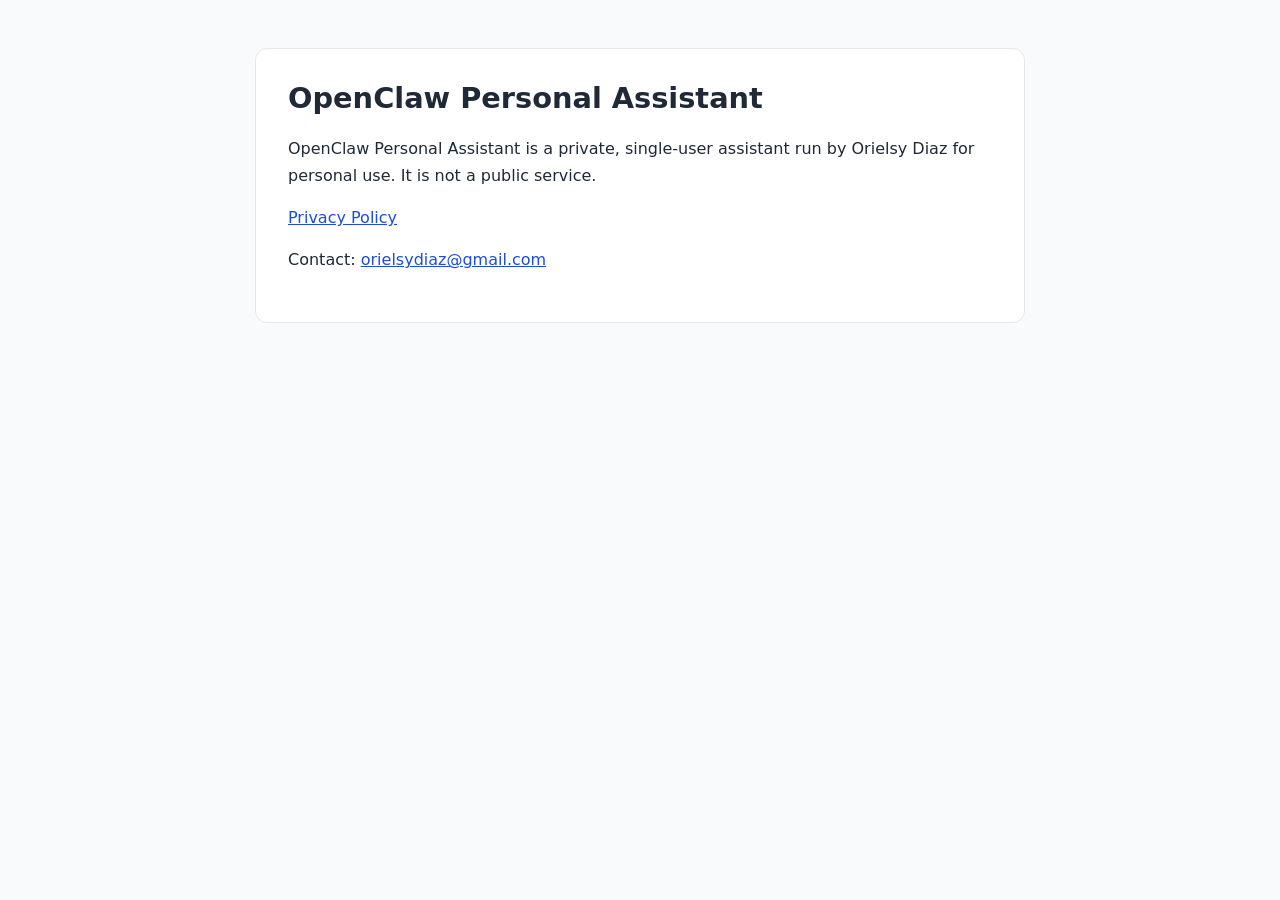
<file: index.html>
<!doctype html>
<html lang="en">
<head>
  <meta charset="utf-8">
  <meta name="viewport" content="width=device-width, initial-scale=1">
  <title>OpenClaw Personal Assistant</title>
  <style>
    body { margin: 0; padding: 3rem 1.25rem; background: #f8fafc; color: #1f2937; font: 16px/1.65 system-ui, -apple-system, BlinkMacSystemFont, "Segoe UI", sans-serif; }
    main { max-width: 44rem; margin: 0 auto; padding: 2rem; background: #fff; border: 1px solid #e5e7eb; border-radius: 12px; }
    h1 { margin-top: 0; font-size: 1.8rem; line-height: 1.25; }
    a { color: #1d4ed8; }
    a:focus-visible { outline: 2px solid currentColor; outline-offset: 3px; }
  </style>
</head>
<body>
  <main>
    <h1>OpenClaw Personal Assistant</h1>
    <p>OpenClaw Personal Assistant is a private, single-user assistant run by Orielsy Diaz for personal use. It is not a public service.</p>
    <p><a href="privacy.html">Privacy Policy</a></p>
    <p>Contact: <a href="mailto:orielsydiaz@gmail.com">orielsydiaz@gmail.com</a></p>
  </main>
</body>
</html>
</file>
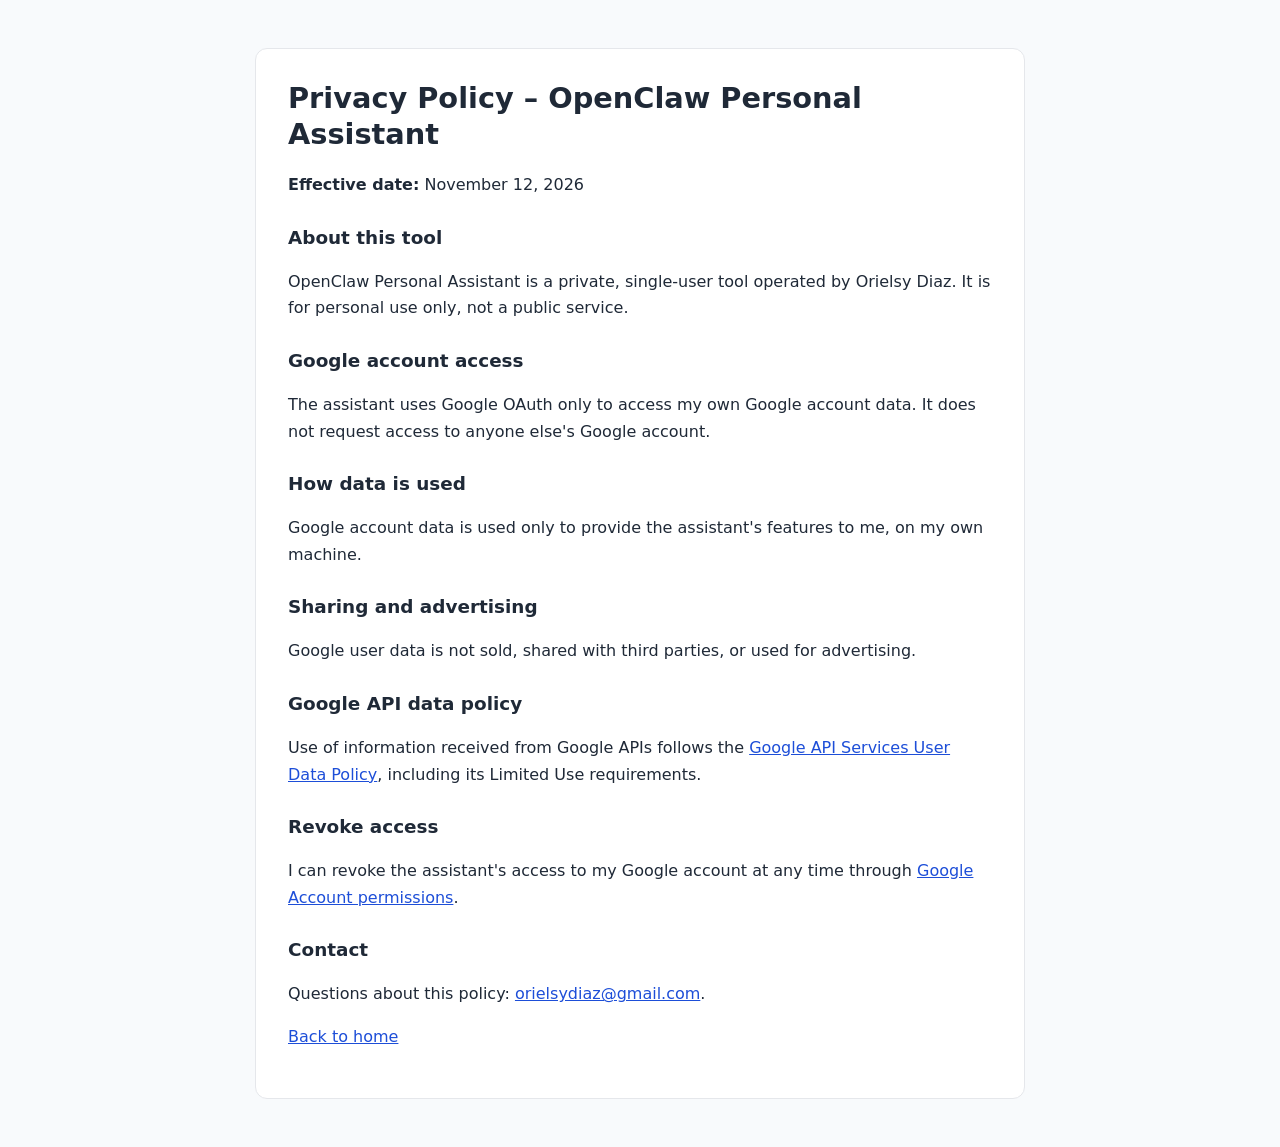
<file: privacy.html>
<!doctype html>
<html lang="en">
<head>
  <meta charset="utf-8">
  <meta name="viewport" content="width=device-width, initial-scale=1">
  <title>Privacy Policy – OpenClaw Personal Assistant</title>
  <style>
    body { margin: 0; padding: 3rem 1.25rem; background: #f8fafc; color: #1f2937; font: 16px/1.65 system-ui, -apple-system, BlinkMacSystemFont, "Segoe UI", sans-serif; }
    main { max-width: 44rem; margin: 0 auto; padding: 2rem; background: #fff; border: 1px solid #e5e7eb; border-radius: 12px; }
    h1 { margin-top: 0; font-size: 1.8rem; line-height: 1.25; }
    a { color: #1d4ed8; }
    a:focus-visible { outline: 2px solid currentColor; outline-offset: 3px; }
    h2 { margin-top: 1.5rem; font-size: 1.15rem; }
  </style>
</head>
<body>
  <main>
    <h1>Privacy Policy – OpenClaw Personal Assistant</h1>
    <p><strong>Effective date:</strong> November 12, 2026</p>

    <h2>About this tool</h2>
    <p>OpenClaw Personal Assistant is a private, single-user tool operated by Orielsy Diaz. It is for personal use only, not a public service.</p>

    <h2>Google account access</h2>
    <p>The assistant uses Google OAuth only to access my own Google account data. It does not request access to anyone else's Google account.</p>

    <h2>How data is used</h2>
    <p>Google account data is used only to provide the assistant's features to me, on my own machine.</p>

    <h2>Sharing and advertising</h2>
    <p>Google user data is not sold, shared with third parties, or used for advertising.</p>

    <h2>Google API data policy</h2>
    <p>Use of information received from Google APIs follows the <a href="https://developers.google.com/terms/api-services-user-data-policy">Google API Services User Data Policy</a>, including its Limited Use requirements.</p>

    <h2>Revoke access</h2>
    <p>I can revoke the assistant's access to my Google account at any time through <a href="https://myaccount.google.com/permissions">Google Account permissions</a>.</p>

    <h2>Contact</h2>
    <p>Questions about this policy: <a href="mailto:orielsydiaz@gmail.com">orielsydiaz@gmail.com</a>.</p>
    <p><a href="index.html">Back to home</a></p>
  </main>
</body>
</html>
</file>
